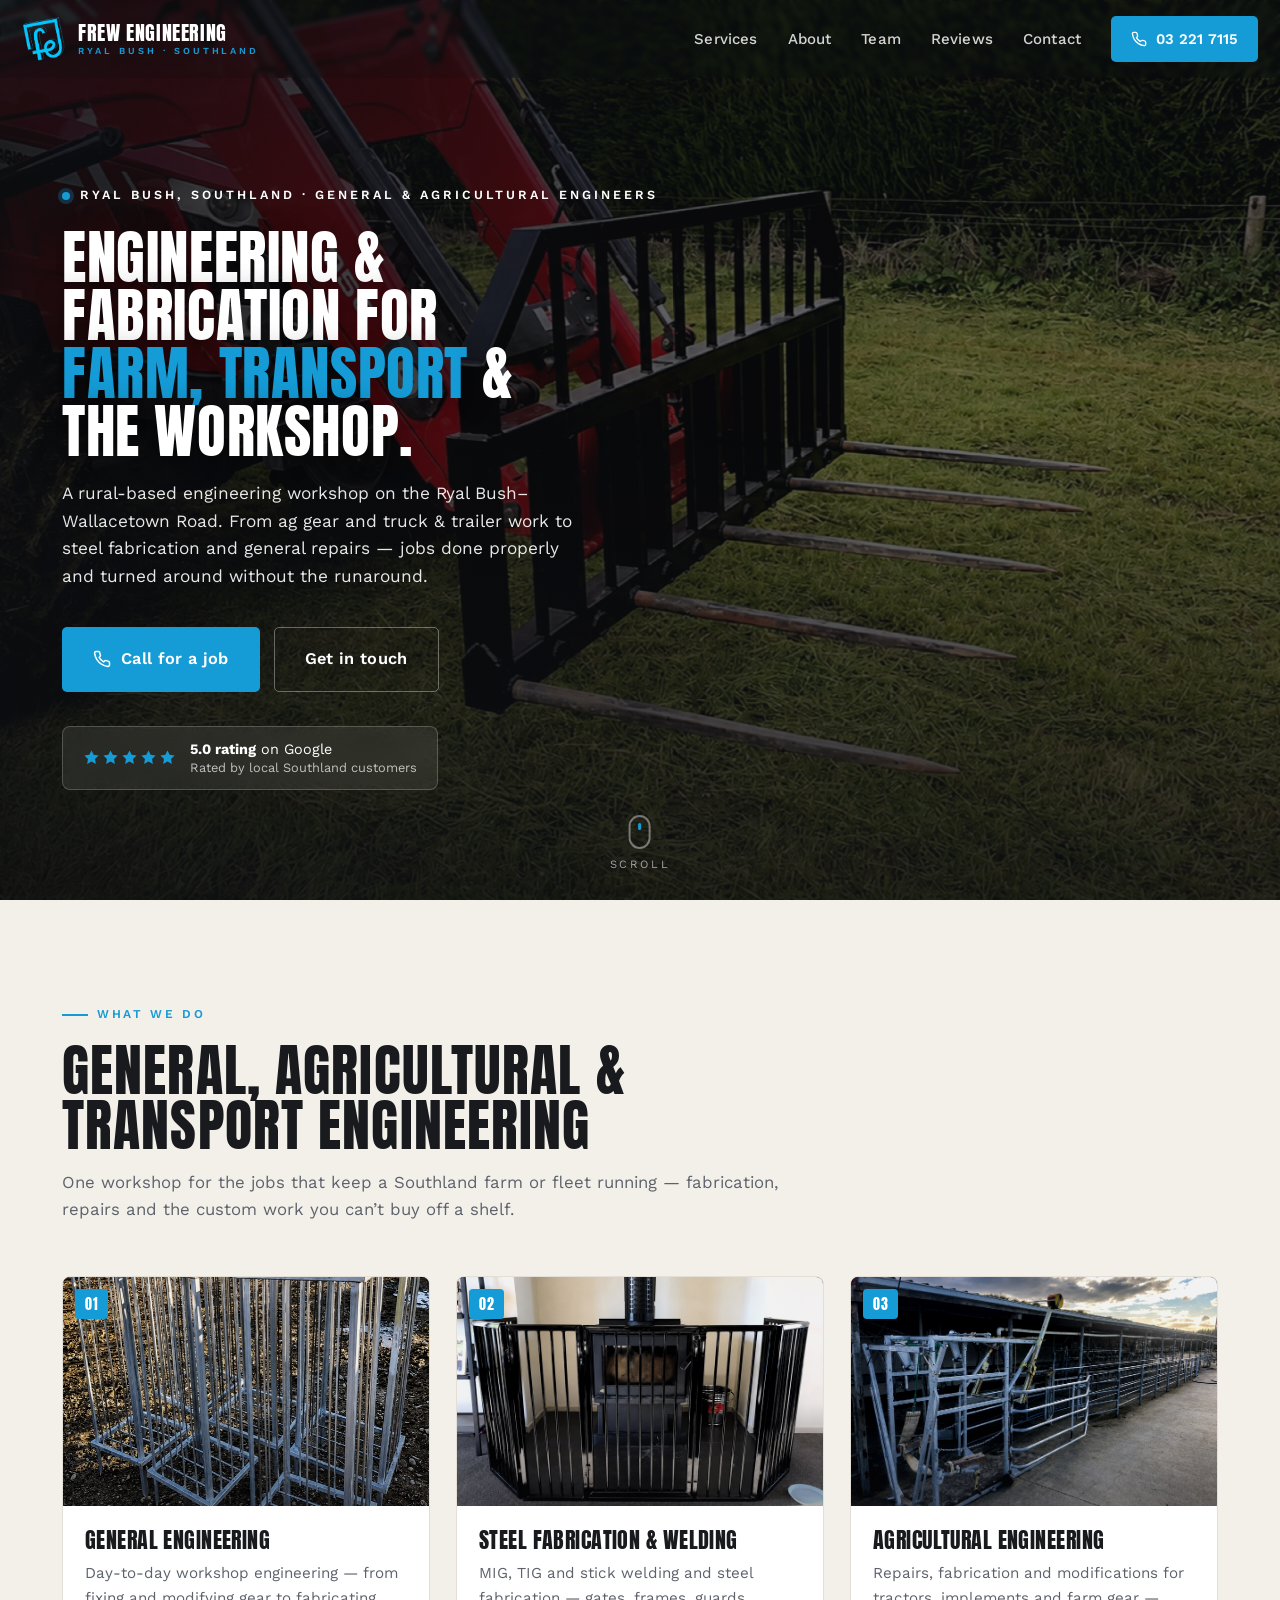
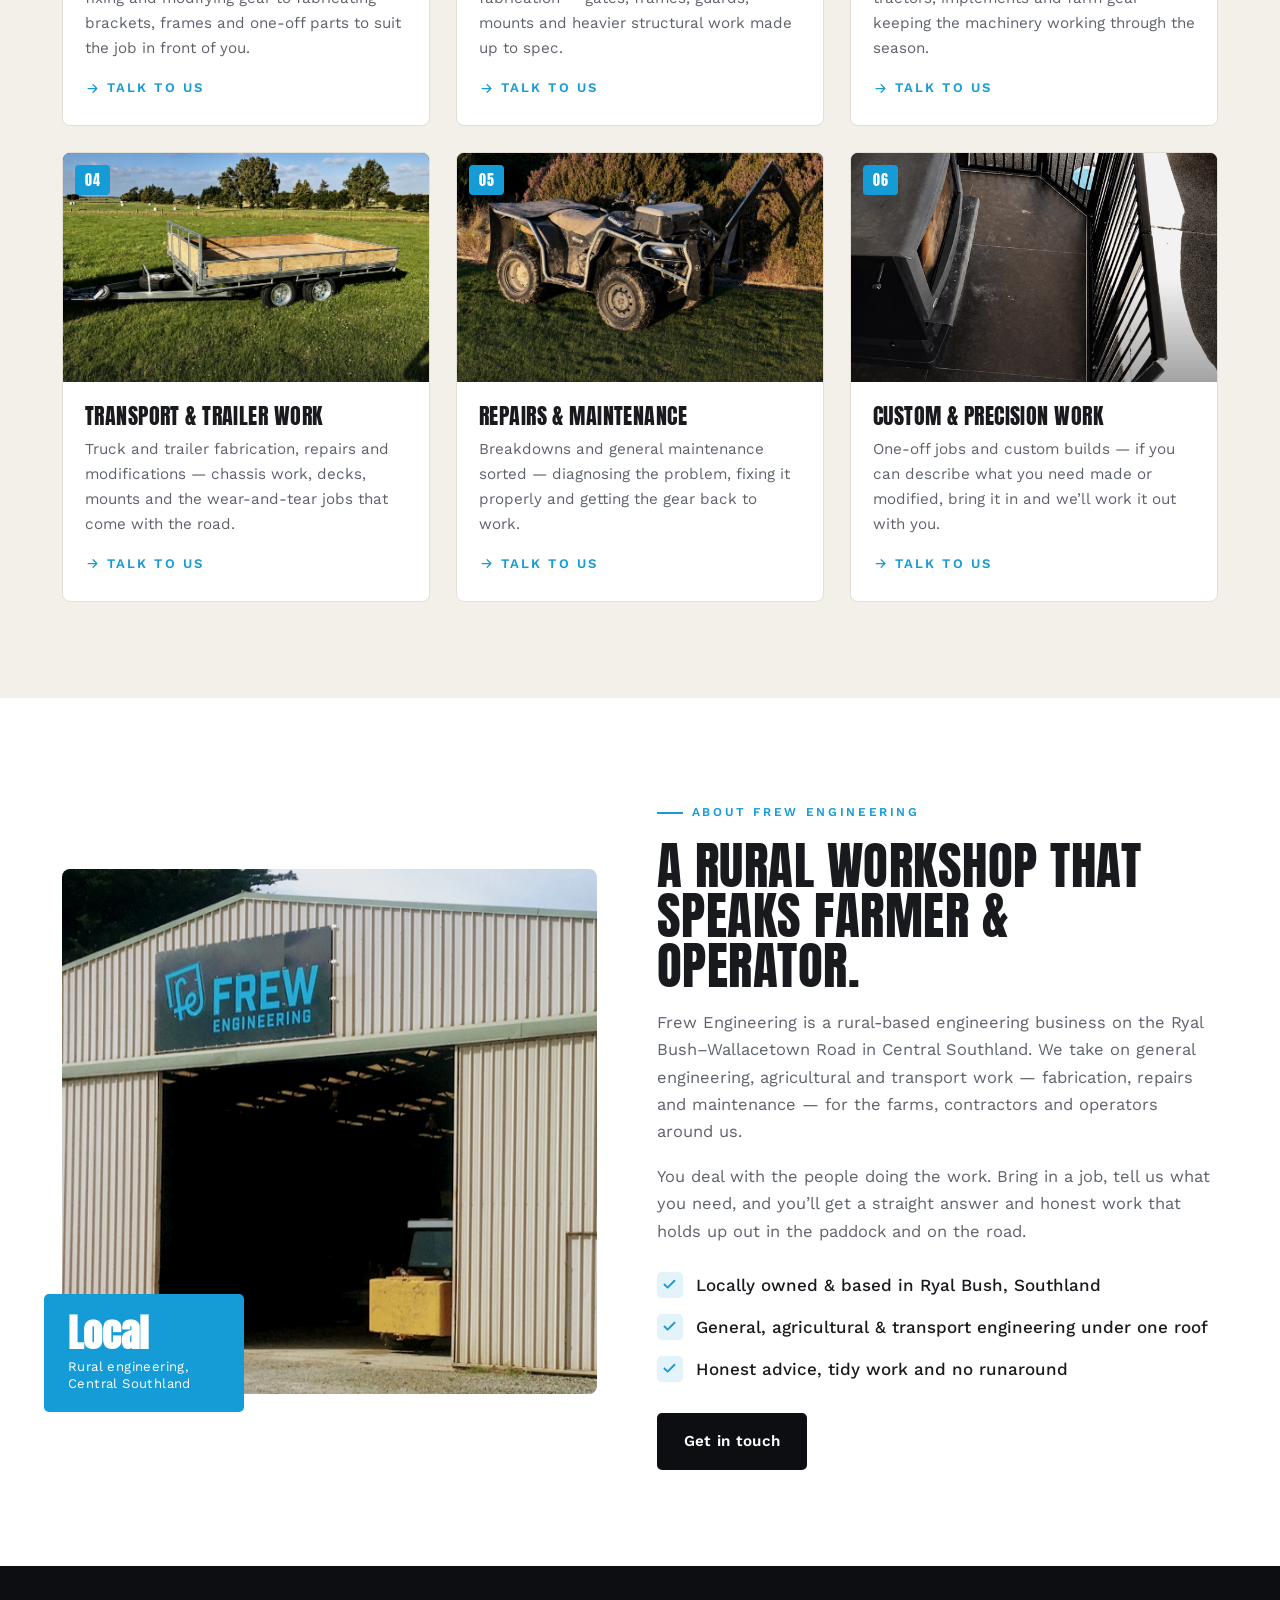
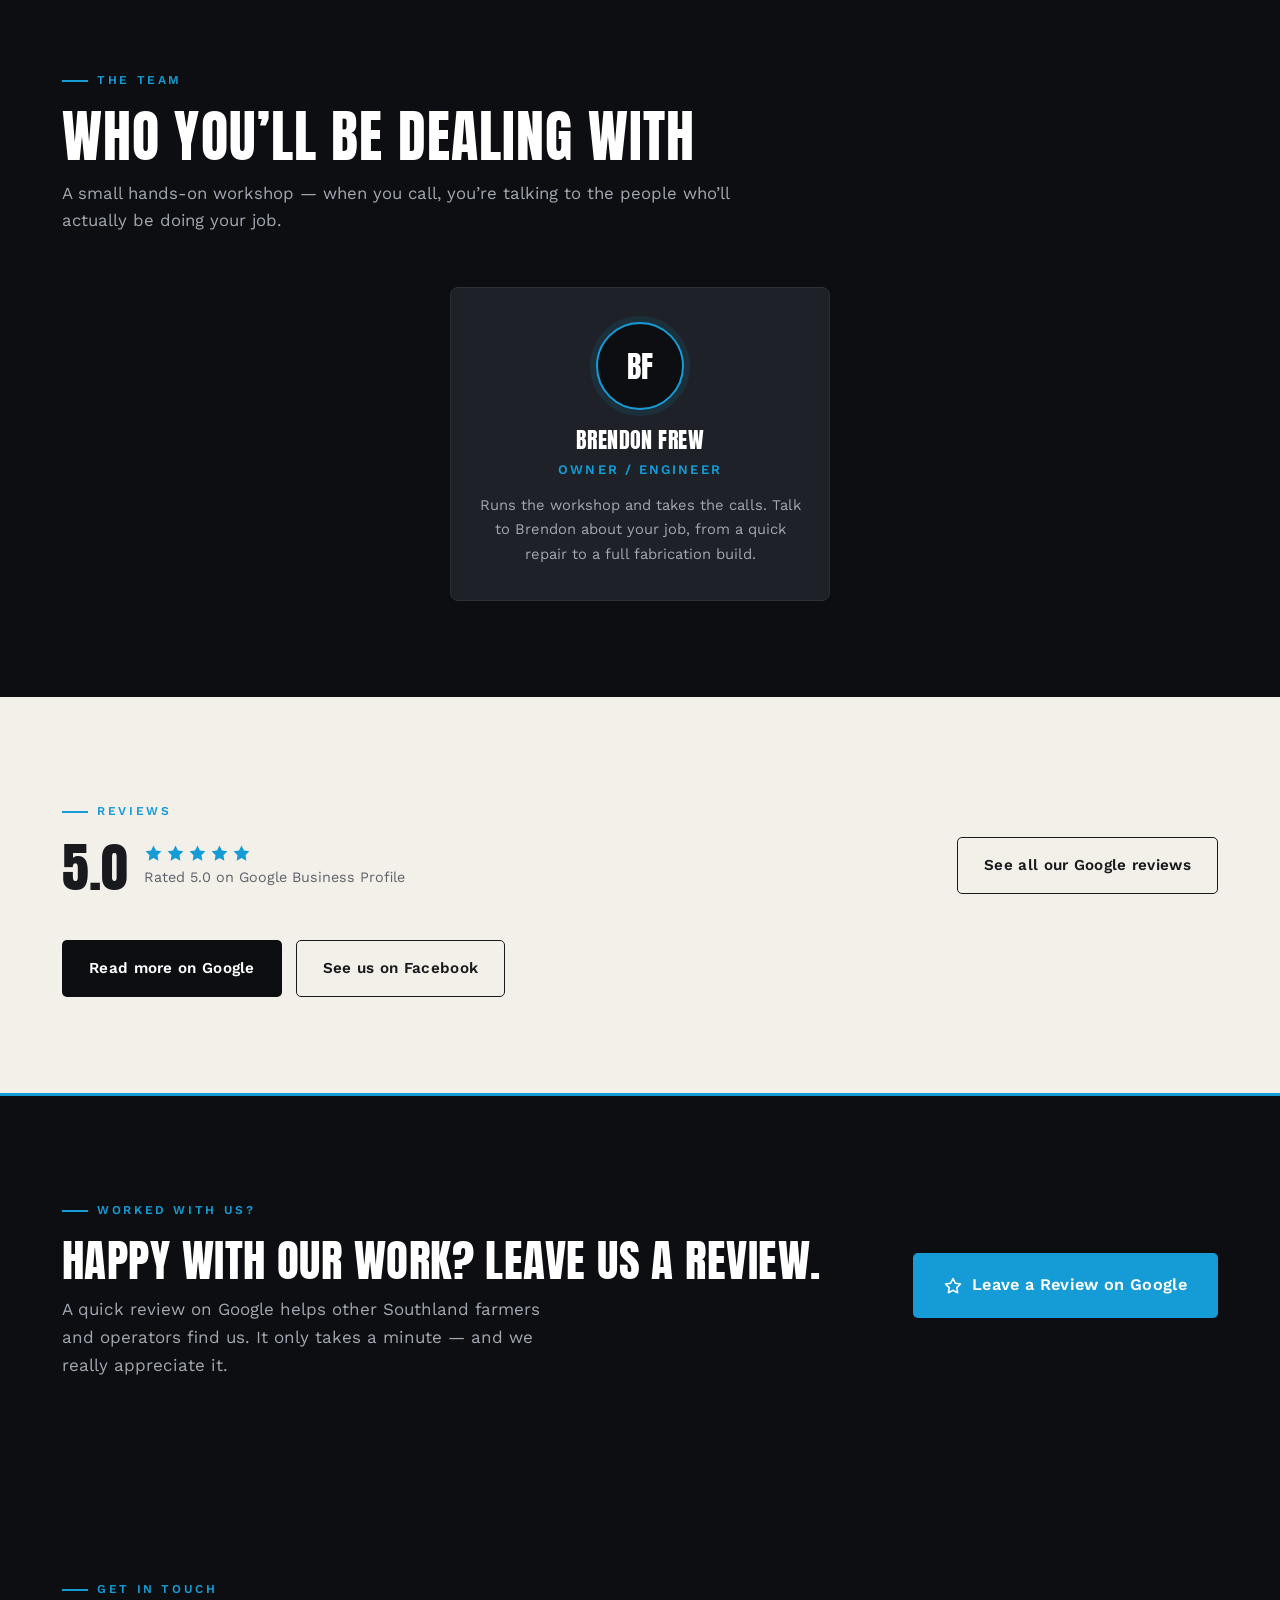
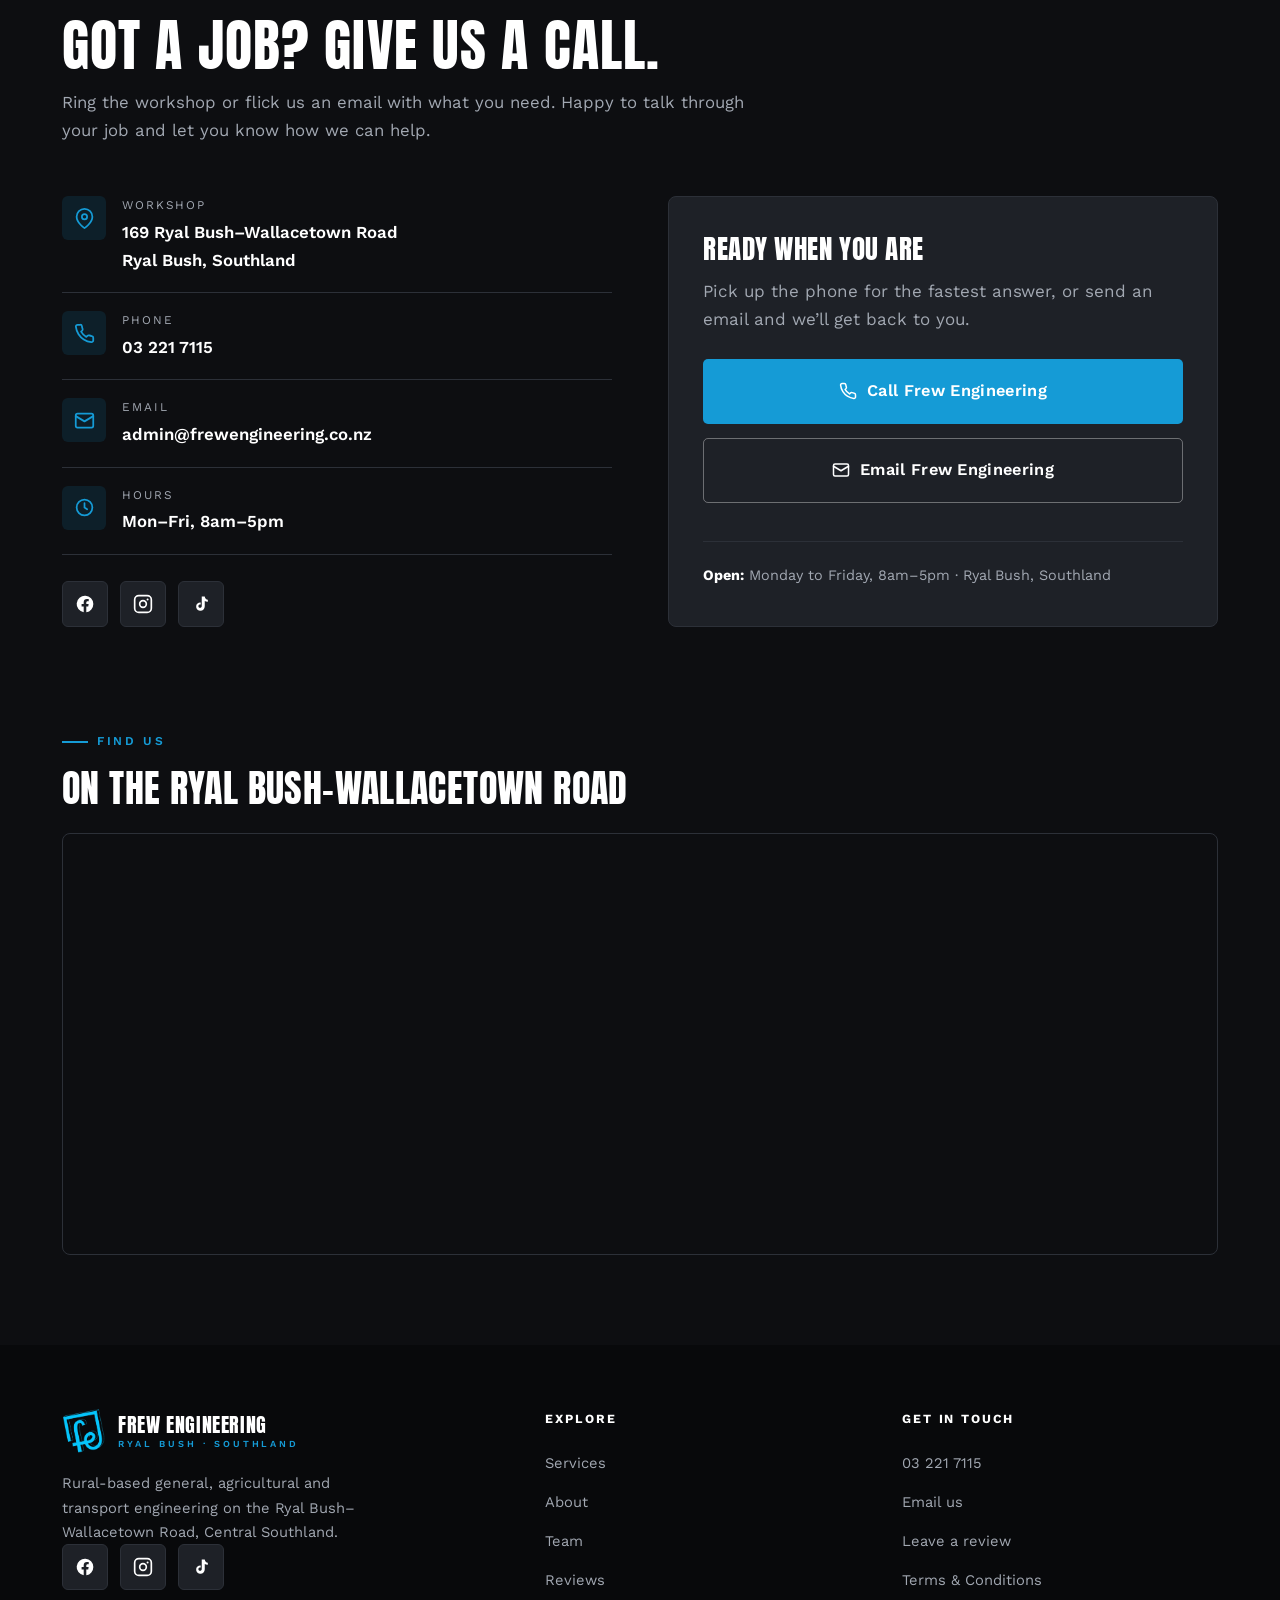
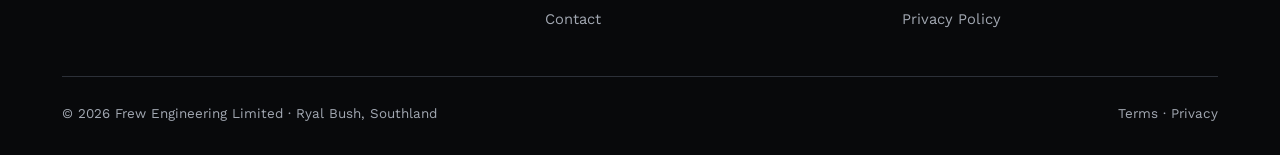
<file: index.html>
<!DOCTYPE html>
<html lang="en-NZ">
<head>
<meta charset="UTF-8">
<meta name="viewport" content="width=device-width, initial-scale=1">
<title>Frew Engineering Limited | General &amp; Agricultural Engineering, Ryal Bush</title>
<meta name="description" content="Frew Engineering Limited — rural-based general, agricultural and transport engineering at Ryal Bush, Southland. Welding, steel fabrication, repairs and maintenance. Call Brendon on 03 221 7115.">
<meta name="theme-color" content="#0d0e11">
<link rel="icon" href="favicon.svg" type="image/svg+xml">
<!-- Open Graph -->
<meta property="og:type" content="website">
<meta property="og:title" content="Frew Engineering Limited | Engineering &amp; Fabrication, Ryal Bush">
<meta property="og:description" content="Rural-based general, agricultural and transport engineering in Central Southland. Welding, fabrication, repairs and maintenance.">
<meta property="og:image" content="img/hero-1.jpg">
<link rel="preconnect" href="https://fonts.googleapis.com">
<link rel="preconnect" href="https://fonts.gstatic.com" crossorigin>
<link href="https://fonts.googleapis.com/css2?family=Anton&family=Work+Sans:wght@400;500;600;700&display=swap" rel="stylesheet">
<link rel="stylesheet" href="styles.css">
</head>
<body>

<!-- INTRO -->
<div id="intro">
  <div class="intro-mark">
    <img class="intro-logo" src="img/logo.png" alt="Frew Engineering logo">
    <div class="m"><span>FREW ENGINEERING</span></div>
    <div class="bar"></div>
    <div class="sub">Ryal Bush &middot; Southland</div>
  </div>
</div>

<!-- NAV -->
<header class="nav" id="nav">
  <a href="#top" class="brand" aria-label="Frew Engineering Limited home">
    <img class="brand-logo" src="img/logo.png" alt="Frew Engineering logo">
    <span class="brand-name">Frew Engineering<small>Ryal Bush &middot; Southland</small></span>
  </a>
  <nav class="nav-links" id="navlinks" aria-label="Primary">
    <a href="#services" class="link">Services</a>
    <a href="#about" class="link">About</a>
    <a href="#crew" class="link">Team</a>
    <a href="#reviews" class="link">Reviews</a>
    <a href="#contact" class="link">Contact</a>
    <a href="tel:+6432217115" class="nav-cta">
      <svg viewBox="0 0 24 24" fill="none" stroke="currentColor" stroke-width="2" stroke-linecap="round" stroke-linejoin="round"><path d="M22 16.92v3a2 2 0 0 1-2.18 2 19.79 19.79 0 0 1-8.63-3.07 19.5 19.5 0 0 1-6-6 19.79 19.79 0 0 1-3.07-8.67A2 2 0 0 1 4.11 2h3a2 2 0 0 1 2 1.72c.13.98.36 1.94.7 2.86a2 2 0 0 1-.45 2.11L8.09 9.91a16 16 0 0 0 6 6l1.22-1.27a2 2 0 0 1 2.11-.45c.92.34 1.88.57 2.86.7A2 2 0 0 1 22 16.92z"/></svg>
      03 221 7115
    </a>
  </nav>
  <button class="hamburger" id="burger" aria-label="Menu" aria-controls="navlinks" aria-expanded="false">
    <span></span><span></span><span></span>
  </button>
</header>

<main id="top">

<!-- HERO -->
<section class="hero" id="hero">
  <div class="hero-slides">
    <div class="hero-slide active" style="background-image:url('img/hero-1.jpg')"></div>
    <div class="hero-slide" data-bg="img/hero-2.jpg"></div>
    <div class="hero-slide" data-bg="img/hero-3.jpg"></div>
  </div>
  <div class="hero-overlay"></div>
  <div class="hero-inner">
    <span class="hero-eyebrow"><span class="dot"></span>Ryal Bush, Southland &middot; General &amp; Agricultural Engineers</span>
    <h1>Engineering &amp; fabrication for <span class="accent">farm, transport</span> &amp; the workshop.</h1>
    <p class="hero-sub">A rural-based engineering workshop on the Ryal Bush&ndash;Wallacetown Road. From ag gear and truck &amp; trailer work to steel fabrication and general repairs &mdash; jobs done properly and turned around without the runaround.</p>
    <div class="hero-cta">
      <a href="tel:+6432217115" class="btn btn--primary btn--lg">
        <svg viewBox="0 0 24 24" fill="none" stroke="currentColor" stroke-width="2" stroke-linecap="round" stroke-linejoin="round"><path d="M22 16.92v3a2 2 0 0 1-2.18 2 19.79 19.79 0 0 1-8.63-3.07 19.5 19.5 0 0 1-6-6 19.79 19.79 0 0 1-3.07-8.67A2 2 0 0 1 4.11 2h3a2 2 0 0 1 2 1.72c.13.98.36 1.94.7 2.86a2 2 0 0 1-.45 2.11L8.09 9.91a16 16 0 0 0 6 6l1.22-1.27a2 2 0 0 1 2.11-.45c.92.34 1.88.57 2.86.7A2 2 0 0 1 22 16.92z"/></svg>
        Call for a job
      </a>
      <a href="#contact" class="btn btn--ghost btn--lg">Get in touch</a>
    </div>
    <div class="hero-badge">
      <span class="stars" aria-hidden="true">
        <svg viewBox="0 0 24 24" fill="currentColor"><path d="M12 2l3.09 6.26L22 9.27l-5 4.87 1.18 6.88L12 17.77l-6.18 3.25L7 14.14l-5-4.87 6.91-1.01L12 2z"/></svg>
        <svg viewBox="0 0 24 24" fill="currentColor"><path d="M12 2l3.09 6.26L22 9.27l-5 4.87 1.18 6.88L12 17.77l-6.18 3.25L7 14.14l-5-4.87 6.91-1.01L12 2z"/></svg>
        <svg viewBox="0 0 24 24" fill="currentColor"><path d="M12 2l3.09 6.26L22 9.27l-5 4.87 1.18 6.88L12 17.77l-6.18 3.25L7 14.14l-5-4.87 6.91-1.01L12 2z"/></svg>
        <svg viewBox="0 0 24 24" fill="currentColor"><path d="M12 2l3.09 6.26L22 9.27l-5 4.87 1.18 6.88L12 17.77l-6.18 3.25L7 14.14l-5-4.87 6.91-1.01L12 2z"/></svg>
        <svg viewBox="0 0 24 24" fill="currentColor"><path d="M12 2l3.09 6.26L22 9.27l-5 4.87 1.18 6.88L12 17.77l-6.18 3.25L7 14.14l-5-4.87 6.91-1.01L12 2z"/></svg>
      </span>
      <span class="txt"><b>5.0 rating</b> on Google<span>Rated by local Southland customers</span></span>
    </div>
  </div>
  <div class="scroll-hint" aria-hidden="true"><span class="mouse"></span>Scroll</div>
</section>

<!-- SERVICES -->
<section class="section section--bone" id="services">
  <div class="wrap">
    <div class="section-head reveal">
      <span class="eyebrow">What we do</span>
      <h2>General, agricultural &amp; transport engineering</h2>
      <p>One workshop for the jobs that keep a Southland farm or fleet running &mdash; fabrication, repairs and the custom work you can&rsquo;t buy off a shelf.</p>
    </div>
    <div class="svc-grid">

      <article class="svc-card reveal">
        <div class="svc-media"><span class="svc-num">01</span><img src="img/svc-general.jpg" alt="Workshop tools and general engineering equipment" loading="lazy" width="640" height="400"></div>
        <div class="svc-body">
          <h3>General Engineering</h3>
          <p>Day-to-day workshop engineering &mdash; from fixing and modifying gear to fabricating brackets, frames and one-off parts to suit the job in front of you.</p>
          <span class="svc-tag"><svg viewBox="0 0 24 24" fill="none" stroke="currentColor" stroke-width="2" stroke-linecap="round" stroke-linejoin="round"><path d="M5 12h14M13 6l6 6-6 6"/></svg>Talk to us</span>
        </div>
      </article>

      <article class="svc-card reveal">
        <div class="svc-media"><span class="svc-num">02</span><img src="img/svc-fab.jpg" alt="Fabricated steel components in the workshop" loading="lazy" width="640" height="400"></div>
        <div class="svc-body">
          <h3>Steel Fabrication &amp; Welding</h3>
          <p>MIG, TIG and stick welding and steel fabrication &mdash; gates, frames, guards, mounts and heavier structural work made up to spec.</p>
          <span class="svc-tag"><svg viewBox="0 0 24 24" fill="none" stroke="currentColor" stroke-width="2" stroke-linecap="round" stroke-linejoin="round"><path d="M5 12h14M13 6l6 6-6 6"/></svg>Talk to us</span>
        </div>
      </article>

      <article class="svc-card reveal">
        <div class="svc-media"><span class="svc-num">03</span><img src="img/svc-agri2.jpg" alt="Tractor working a Southland paddock" loading="lazy" width="640" height="400"></div>
        <div class="svc-body">
          <h3>Agricultural Engineering</h3>
          <p>Repairs, fabrication and modifications for tractors, implements and farm gear &mdash; keeping the machinery working through the season.</p>
          <span class="svc-tag"><svg viewBox="0 0 24 24" fill="none" stroke="currentColor" stroke-width="2" stroke-linecap="round" stroke-linejoin="round"><path d="M5 12h14M13 6l6 6-6 6"/></svg>Talk to us</span>
        </div>
      </article>

      <article class="svc-card reveal">
        <div class="svc-media"><span class="svc-num">04</span><img src="img/svc-transport2.jpg" alt="Welding work on a vehicle chassis" loading="lazy" width="640" height="400"></div>
        <div class="svc-body">
          <h3>Transport &amp; Trailer Work</h3>
          <p>Truck and trailer fabrication, repairs and modifications &mdash; chassis work, decks, mounts and the wear-and-tear jobs that come with the road.</p>
          <span class="svc-tag"><svg viewBox="0 0 24 24" fill="none" stroke="currentColor" stroke-width="2" stroke-linecap="round" stroke-linejoin="round"><path d="M5 12h14M13 6l6 6-6 6"/></svg>Talk to us</span>
        </div>
      </article>

      <article class="svc-card reveal">
        <div class="svc-media"><span class="svc-num">05</span><img src="img/svc-repair2.jpg" alt="Close-up of machinery being serviced" loading="lazy" width="640" height="400"></div>
        <div class="svc-body">
          <h3>Repairs &amp; Maintenance</h3>
          <p>Breakdowns and general maintenance sorted &mdash; diagnosing the problem, fixing it properly and getting the gear back to work.</p>
          <span class="svc-tag"><svg viewBox="0 0 24 24" fill="none" stroke="currentColor" stroke-width="2" stroke-linecap="round" stroke-linejoin="round"><path d="M5 12h14M13 6l6 6-6 6"/></svg>Talk to us</span>
        </div>
      </article>

      <article class="svc-card reveal">
        <div class="svc-media"><span class="svc-num">06</span><img src="img/svc-machining.jpg" alt="Precision engineered metal component" loading="lazy" width="640" height="400"></div>
        <div class="svc-body">
          <h3>Custom &amp; Precision Work</h3>
          <p>One-off jobs and custom builds &mdash; if you can describe what you need made or modified, bring it in and we&rsquo;ll work it out with you.</p>
          <span class="svc-tag"><svg viewBox="0 0 24 24" fill="none" stroke="currentColor" stroke-width="2" stroke-linecap="round" stroke-linejoin="round"><path d="M5 12h14M13 6l6 6-6 6"/></svg>Talk to us</span>
        </div>
      </article>

    </div>
  </div>
</section>

<!-- ABOUT -->
<section class="section section--paper" id="about">
  <div class="wrap">
    <div class="about-grid">
      <div class="about-media reveal">
        <img src="img/about-img.jpg" alt="Engineered metalwork in the Frew Engineering workshop" loading="lazy" width="700" height="525">
        <div class="tag"><b>Local</b><span>Rural engineering, Central Southland</span></div>
      </div>
      <div class="about-copy reveal">
        <span class="eyebrow">About Frew Engineering</span>
        <h2>A rural workshop that speaks farmer &amp; operator.</h2>
        <p>Frew Engineering is a rural-based engineering business on the Ryal Bush&ndash;Wallacetown Road in Central Southland. We take on general engineering, agricultural and transport work &mdash; fabrication, repairs and maintenance &mdash; for the farms, contractors and operators around us.</p>
        <p>You deal with the people doing the work. Bring in a job, tell us what you need, and you&rsquo;ll get a straight answer and honest work that holds up out in the paddock and on the road.</p>
        <ul class="checklist">
          <li><span class="check-ic"><svg viewBox="0 0 24 24" fill="none" stroke="currentColor" stroke-width="3" stroke-linecap="round" stroke-linejoin="round"><path d="M20 6L9 17l-5-5"/></svg></span>Locally owned &amp; based in Ryal Bush, Southland</li>
          <li><span class="check-ic"><svg viewBox="0 0 24 24" fill="none" stroke="currentColor" stroke-width="3" stroke-linecap="round" stroke-linejoin="round"><path d="M20 6L9 17l-5-5"/></svg></span>General, agricultural &amp; transport engineering under one roof</li>
          <li><span class="check-ic"><svg viewBox="0 0 24 24" fill="none" stroke="currentColor" stroke-width="3" stroke-linecap="round" stroke-linejoin="round"><path d="M20 6L9 17l-5-5"/></svg></span>Honest advice, tidy work and no runaround</li>
        </ul>
        <div style="margin-top:30px"><a href="#contact" class="btn btn--dark">Get in touch</a></div>
      </div>
    </div>
  </div>
</section>

<!-- CREW -->
<section class="section section--dark" id="crew">
  <div class="wrap">
    <div class="section-head reveal">
      <span class="eyebrow">The team</span>
      <h2>Who you&rsquo;ll be dealing with</h2>
      <p>A small hands-on workshop &mdash; when you call, you&rsquo;re talking to the people who&rsquo;ll actually be doing your job.</p>
    </div>
    <div class="crew-grid" style="grid-template-columns:minmax(0,380px);justify-content:center">
      <article class="crew-card reveal">
        <div class="avatar">BF</div>
        <h3>Brendon Frew</h3>
        <div class="crew-role">Owner / Engineer</div>
        <p>Runs the workshop and takes the calls. Talk to Brendon about your job, from a quick repair to a full fabrication build.</p>
      </article>
    </div>
  </div>
</section>

<!-- REVIEWS -->
<section class="section section--bone" id="reviews">
  <div class="wrap">
    <div class="rev-top reveal">
      <div>
        <span class="eyebrow">Reviews</span>
        <div class="rev-score">
          <span class="big">5.0</span>
          <div>
            <span class="stars" aria-label="5 out of 5 stars">
              <svg viewBox="0 0 24 24" fill="currentColor"><path d="M12 2l3.09 6.26L22 9.27l-5 4.87 1.18 6.88L12 17.77l-6.18 3.25L7 14.14l-5-4.87 6.91-1.01L12 2z"/></svg>
              <svg viewBox="0 0 24 24" fill="currentColor"><path d="M12 2l3.09 6.26L22 9.27l-5 4.87 1.18 6.88L12 17.77l-6.18 3.25L7 14.14l-5-4.87 6.91-1.01L12 2z"/></svg>
              <svg viewBox="0 0 24 24" fill="currentColor"><path d="M12 2l3.09 6.26L22 9.27l-5 4.87 1.18 6.88L12 17.77l-6.18 3.25L7 14.14l-5-4.87 6.91-1.01L12 2z"/></svg>
              <svg viewBox="0 0 24 24" fill="currentColor"><path d="M12 2l3.09 6.26L22 9.27l-5 4.87 1.18 6.88L12 17.77l-6.18 3.25L7 14.14l-5-4.87 6.91-1.01L12 2z"/></svg>
              <svg viewBox="0 0 24 24" fill="currentColor"><path d="M12 2l3.09 6.26L22 9.27l-5 4.87 1.18 6.88L12 17.77l-6.18 3.25L7 14.14l-5-4.87 6.91-1.01L12 2z"/></svg>
            </span>
            <div class="sub">Rated 5.0 on Google Business Profile</div>
          </div>
        </div>
      </div>
      <a href="https://www.google.com/search?q=Frew+Engineering+Limited+Ryal+Bush+Southland+reviews" target="_blank" rel="noopener" class="btn btn--outline">
        See all our Google reviews
      </a>
    </div>

    <div class="rev-actions">
      <a href="https://www.google.com/maps/search/?api=1&amp;query=Frew%20Engineering%20Limited%20Ryal%20Bush%20Southland" target="_blank" rel="noopener" class="btn btn--dark">Read more on Google</a>
      <a href="https://www.facebook.com/p/Frew-Engineering-100063772833981/" target="_blank" rel="noopener" class="btn btn--outline">See us on Facebook</a>
    </div>
  </div>
</section>

<!-- REVIEW BANNER -->
<section class="section rbanner" id="leave-review">
  <div class="wrap">
    <div class="rbanner-inner reveal">
      <div>
        <span class="eyebrow">Worked with us?</span>
        <h2>Happy with our work? Leave us a review.</h2>
        <p>A quick review on Google helps other Southland farmers and operators find us. It only takes a minute &mdash; and we really appreciate it.</p>
      </div>
      <a href="https://www.google.com/maps/search/?api=1&amp;query=Frew%20Engineering%20Limited%20Ryal%20Bush%20Southland" target="_blank" rel="noopener" class="btn btn--primary btn--lg">
        <svg viewBox="0 0 24 24" fill="none" stroke="currentColor" stroke-width="2" stroke-linecap="round" stroke-linejoin="round"><path d="M12 2l3.09 6.26L22 9.27l-5 4.87 1.18 6.88L12 17.77l-6.18 3.25L7 14.14l-5-4.87 6.91-1.01L12 2z"/></svg>
        Leave a Review on Google
      </a>
    </div>
  </div>
</section>

<!-- CONTACT -->
<section class="section section--dark" id="contact">
  <div class="wrap">
    <div class="section-head reveal">
      <span class="eyebrow">Get in touch</span>
      <h2>Got a job? Give us a call.</h2>
      <p>Ring the workshop or flick us an email with what you need. Happy to talk through your job and let you know how we can help.</p>
    </div>
    <div class="contact-grid">
      <div class="contact-info reveal">
        <div class="info-row">
          <span class="info-ic"><svg viewBox="0 0 24 24" fill="none" stroke="currentColor" stroke-width="2" stroke-linecap="round" stroke-linejoin="round"><path d="M21 10c0 7-9 13-9 13s-9-6-9-13a9 9 0 0 1 18 0z"/><circle cx="12" cy="10" r="3"/></svg></span>
          <div><div class="lbl">Workshop</div><div class="val">169 Ryal Bush&ndash;Wallacetown Road<br>Ryal Bush, Southland</div></div>
        </div>
        <div class="info-row">
          <span class="info-ic"><svg viewBox="0 0 24 24" fill="none" stroke="currentColor" stroke-width="2" stroke-linecap="round" stroke-linejoin="round"><path d="M22 16.92v3a2 2 0 0 1-2.18 2 19.79 19.79 0 0 1-8.63-3.07 19.5 19.5 0 0 1-6-6 19.79 19.79 0 0 1-3.07-8.67A2 2 0 0 1 4.11 2h3a2 2 0 0 1 2 1.72c.13.98.36 1.94.7 2.86a2 2 0 0 1-.45 2.11L8.09 9.91a16 16 0 0 0 6 6l1.22-1.27a2 2 0 0 1 2.11-.45c.92.34 1.88.57 2.86.7A2 2 0 0 1 22 16.92z"/></svg></span>
          <div><div class="lbl">Phone</div><div class="val"><a href="tel:+6432217115">03 221 7115</a></div></div>
        </div>
        <div class="info-row">
          <span class="info-ic"><svg viewBox="0 0 24 24" fill="none" stroke="currentColor" stroke-width="2" stroke-linecap="round" stroke-linejoin="round"><rect x="2" y="4" width="20" height="16" rx="2"/><path d="M22 7l-10 6L2 7"/></svg></span>
          <div><div class="lbl">Email</div><div class="val"><span data-email data-user="admin" data-domain="frewengineering.co.nz">admin&#64;frewengineering.co.nz</span></div></div>
        </div>
        <div class="info-row">
          <span class="info-ic"><svg viewBox="0 0 24 24" fill="none" stroke="currentColor" stroke-width="2" stroke-linecap="round" stroke-linejoin="round"><circle cx="12" cy="12" r="9"/><path d="M12 7v5l3 2"/></svg></span>
          <div><div class="lbl">Hours</div><div class="val">Mon&ndash;Fri, 8am&ndash;5pm</div></div>
        </div>
        <div class="socials">
          <a class="soc" href="https://www.facebook.com/p/Frew-Engineering-100063772833981/" target="_blank" rel="noopener" aria-label="Frew Engineering on Facebook">
            <svg viewBox="0 0 24 24" fill="currentColor"><path d="M22 12a10 10 0 1 0-11.56 9.88v-6.99H7.9V12h2.54V9.8c0-2.5 1.49-3.89 3.78-3.89 1.09 0 2.24.2 2.24.2v2.46h-1.26c-1.24 0-1.63.77-1.63 1.56V12h2.78l-.44 2.89h-2.34v6.99A10 10 0 0 0 22 12z"/></svg>
          </a>
          <a class="soc" href="https://www.instagram.com/explore/search/keyword/?q=Frew%20Engineering" target="_blank" rel="noopener" aria-label="Search Frew Engineering on Instagram">
            <svg viewBox="0 0 24 24" fill="none" stroke="currentColor" stroke-width="2"><rect x="2" y="2" width="20" height="20" rx="5"/><circle cx="12" cy="12" r="4"/><circle cx="17.5" cy="6.5" r="1.2" fill="currentColor" stroke="none"/></svg>
          </a>
          <a class="soc" href="https://www.tiktok.com/search?q=Frew%20Engineering" target="_blank" rel="noopener" aria-label="Search Frew Engineering on TikTok">
            <svg viewBox="0 0 24 24" fill="currentColor"><path d="M16.5 3c.32 2.2 1.6 3.7 3.7 3.94V9.4c-1.3.13-2.5-.2-3.7-.86v6.1c0 3.4-2.6 5.8-5.9 5.36-2.8-.37-4.7-2.9-4.4-5.7.3-2.6 2.7-4.5 5.4-4.2v2.6c-.4-.1-.8-.13-1.2-.03-1 .24-1.7 1.2-1.5 2.3.16 1 1.1 1.7 2.1 1.6 1.1-.1 1.9-1 1.9-2.2V3h3.1z"/></svg>
          </a>
        </div>
      </div>
      <div class="contact-cta reveal">
        <h3>Ready when you are</h3>
        <p>Pick up the phone for the fastest answer, or send an email and we&rsquo;ll get back to you.</p>
        <a href="tel:+6432217115" class="btn btn--primary btn--lg btn--block">
          <svg viewBox="0 0 24 24" fill="none" stroke="currentColor" stroke-width="2" stroke-linecap="round" stroke-linejoin="round"><path d="M22 16.92v3a2 2 0 0 1-2.18 2 19.79 19.79 0 0 1-8.63-3.07 19.5 19.5 0 0 1-6-6 19.79 19.79 0 0 1-3.07-8.67A2 2 0 0 1 4.11 2h3a2 2 0 0 1 2 1.72c.13.98.36 1.94.7 2.86a2 2 0 0 1-.45 2.11L8.09 9.91a16 16 0 0 0 6 6l1.22-1.27a2 2 0 0 1 2.11-.45c.92.34 1.88.57 2.86.7A2 2 0 0 1 22 16.92z"/></svg>
          Call Frew Engineering
        </a>
        <a href="#" data-gmail data-user="admin" data-domain="frewengineering.co.nz"
           data-su="Engineering%20enquiry%20%E2%80%93%20Frew%20Engineering"
           data-body="Hi%20Brendon%2C%0A%0AI%27d%20like%20to%20enquire%20about%20a%20job.%0A%0AWhat%20I%20need%3A%20%0AWhere%20I%27m%20based%3A%20%0APhone%3A%20%0A%0AThanks"
           class="btn btn--ghost btn--lg btn--block">
          <svg viewBox="0 0 24 24" fill="none" stroke="currentColor" stroke-width="2" stroke-linecap="round" stroke-linejoin="round"><rect x="2" y="4" width="20" height="16" rx="2"/><path d="M22 7l-10 6L2 7"/></svg>
          Email Frew Engineering
        </a>
        <div class="contact-hours"><b>Open:</b> Monday to Friday, 8am&ndash;5pm &middot; Ryal Bush, Southland</div>
      </div>
    </div>
  </div>
</section>

<!-- MAP -->
<section class="map-sec">
  <div class="map-wrap">
    <div class="map-head reveal">
      <span class="eyebrow">Find us</span>
      <h2 style="color:#fff;font-size:clamp(1.6rem,4vw,2.4rem)">On the Ryal Bush&ndash;Wallacetown Road</h2>
    </div>
    <div class="map-frame reveal">
      <iframe
        title="Map showing Frew Engineering Limited, Ryal Bush, Southland"
        src="https://www.google.com/maps?q=169+Ryal+Bush-Wallacetown+Road,+Ryal+Bush,+Southland,+New+Zealand&output=embed"
        loading="lazy" referrerpolicy="no-referrer-when-downgrade" allowfullscreen></iframe>
    </div>
  </div>
</section>

</main>

<!-- FOOTER -->
<footer class="footer">
  <div class="wrap">
    <div class="footer-grid">
      <div>
        <a href="#top" class="brand">
          <img class="brand-logo" src="img/logo.png" alt="Frew Engineering logo">
          <span class="brand-name">Frew Engineering<small>Ryal Bush &middot; Southland</small></span>
        </a>
        <p class="footer-about">Rural-based general, agricultural and transport engineering on the Ryal Bush&ndash;Wallacetown Road, Central Southland.</p>
        <div class="socials">
          <a class="soc" href="https://www.facebook.com/p/Frew-Engineering-100063772833981/" target="_blank" rel="noopener" aria-label="Frew Engineering on Facebook">
            <svg viewBox="0 0 24 24" fill="currentColor"><path d="M22 12a10 10 0 1 0-11.56 9.88v-6.99H7.9V12h2.54V9.8c0-2.5 1.49-3.89 3.78-3.89 1.09 0 2.24.2 2.24.2v2.46h-1.26c-1.24 0-1.63.77-1.63 1.56V12h2.78l-.44 2.89h-2.34v6.99A10 10 0 0 0 22 12z"/></svg>
          </a>
          <a class="soc" href="https://www.instagram.com/explore/search/keyword/?q=Frew%20Engineering" target="_blank" rel="noopener" aria-label="Search Frew Engineering on Instagram">
            <svg viewBox="0 0 24 24" fill="none" stroke="currentColor" stroke-width="2"><rect x="2" y="2" width="20" height="20" rx="5"/><circle cx="12" cy="12" r="4"/><circle cx="17.5" cy="6.5" r="1.2" fill="currentColor" stroke="none"/></svg>
          </a>
          <a class="soc" href="https://www.tiktok.com/search?q=Frew%20Engineering" target="_blank" rel="noopener" aria-label="Search Frew Engineering on TikTok">
            <svg viewBox="0 0 24 24" fill="currentColor"><path d="M16.5 3c.32 2.2 1.6 3.7 3.7 3.94V9.4c-1.3.13-2.5-.2-3.7-.86v6.1c0 3.4-2.6 5.8-5.9 5.36-2.8-.37-4.7-2.9-4.4-5.7.3-2.6 2.7-4.5 5.4-4.2v2.6c-.4-.1-.8-.13-1.2-.03-1 .24-1.7 1.2-1.5 2.3.16 1 1.1 1.7 2.1 1.6 1.1-.1 1.9-1 1.9-2.2V3h3.1z"/></svg>
          </a>
        </div>
      </div>
      <div>
        <h5>Explore</h5>
        <ul class="footer-links">
          <li><a href="#services">Services</a></li>
          <li><a href="#about">About</a></li>
          <li><a href="#crew">Team</a></li>
          <li><a href="#reviews">Reviews</a></li>
          <li><a href="#contact">Contact</a></li>
        </ul>
      </div>
      <div>
        <h5>Get in touch</h5>
        <ul class="footer-links">
          <li><a href="tel:+6432217115">03 221 7115</a></li>
          <li><a href="#" data-gmail data-user="admin" data-domain="frewengineering.co.nz" data-su="Engineering%20enquiry">Email us</a></li>
          <li><a href="https://www.google.com/maps/search/?api=1&amp;query=Frew%20Engineering%20Limited%20Ryal%20Bush%20Southland" target="_blank" rel="noopener">Leave a review</a></li>
          <li><a href="terms.html">Terms &amp; Conditions</a></li>
          <li><a href="privacy.html">Privacy Policy</a></li>
        </ul>
      </div>
    </div>
    <div class="footer-bottom">
      <span>&copy; <span data-year>2026</span> Frew Engineering Limited &middot; Ryal Bush, Southland</span>
      <span><a href="terms.html">Terms</a> &middot; <a href="privacy.html">Privacy</a></span>
    </div>
  </div>
</footer>

<script src="script.js"></script>
</body>
</html>
</file>
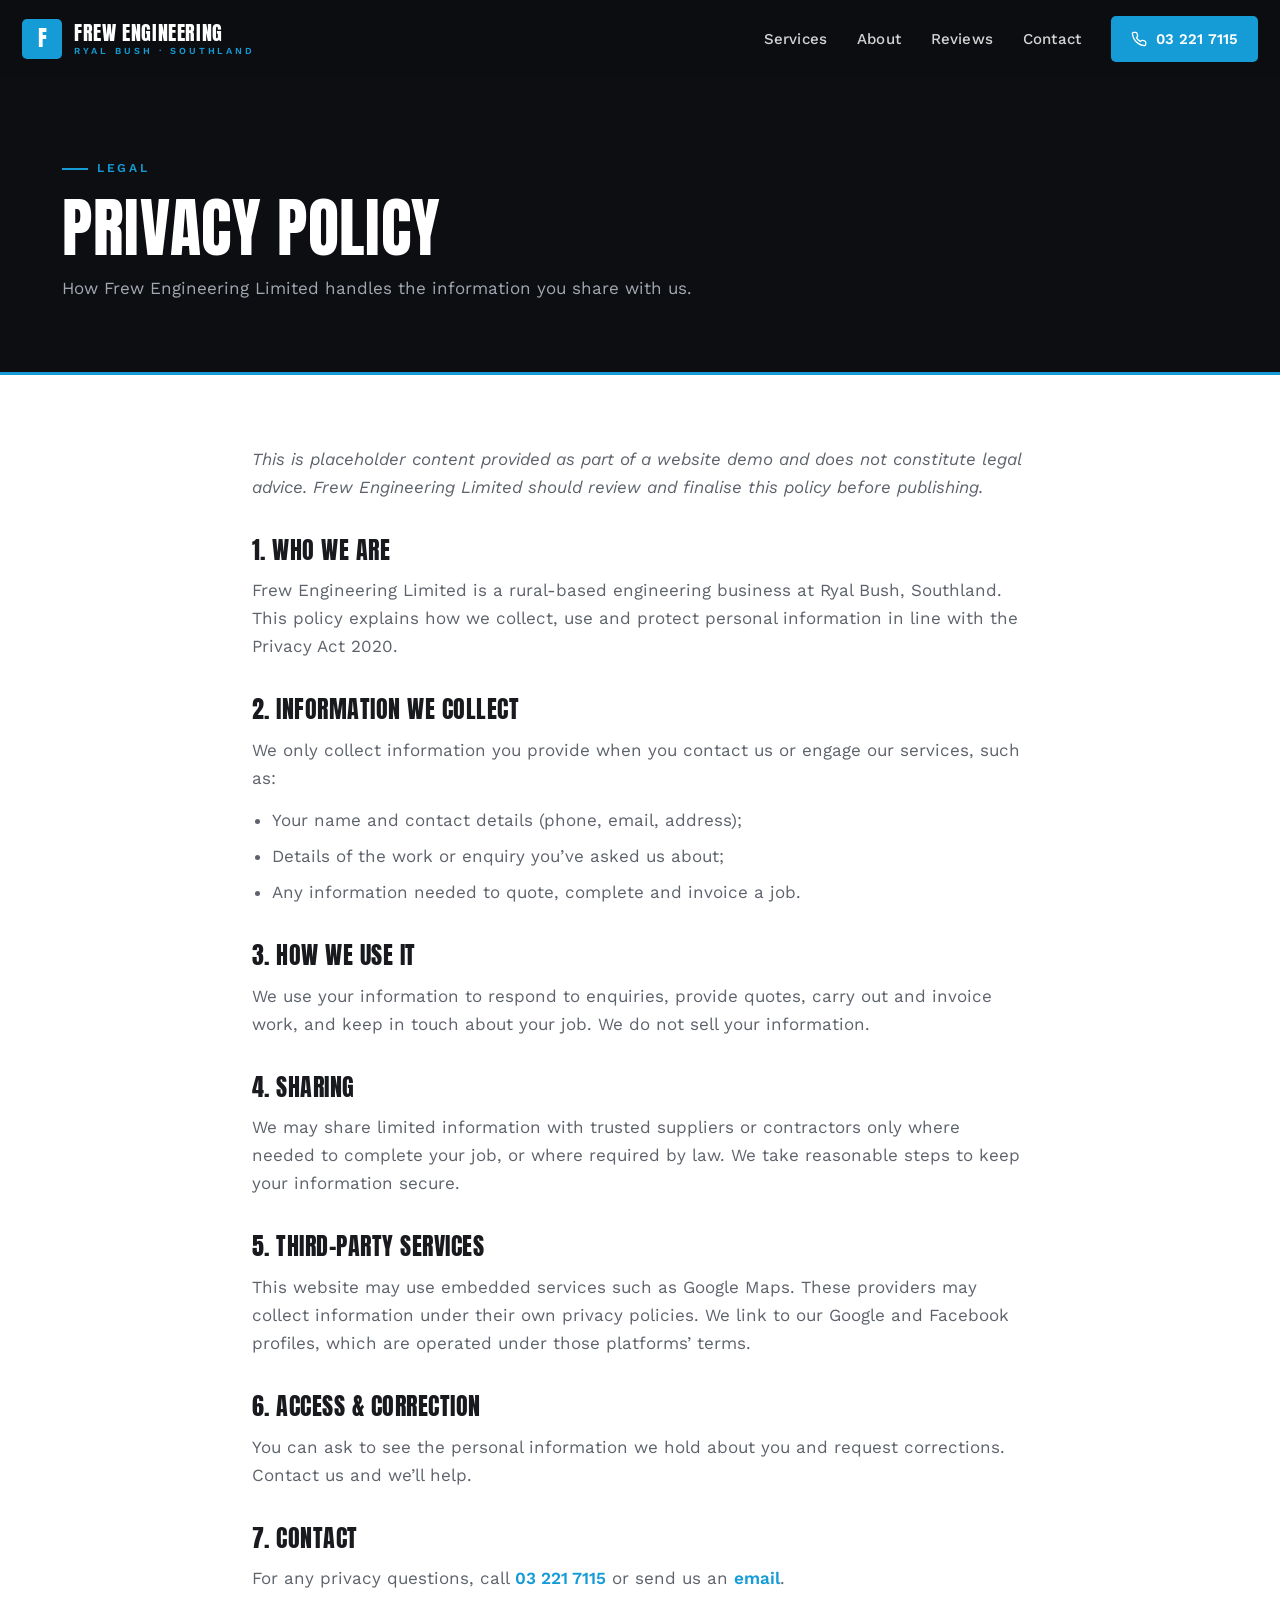
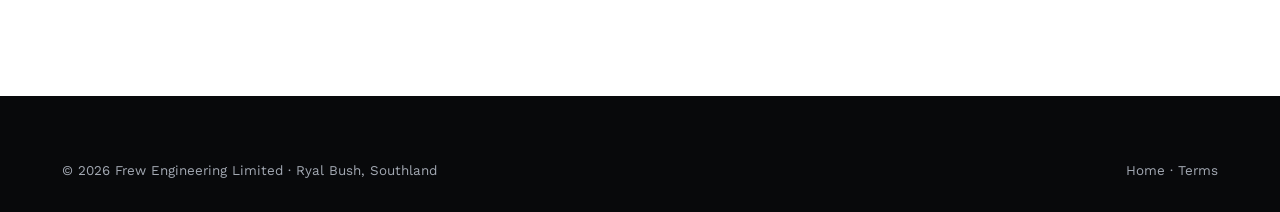
<file: privacy.html>
<!DOCTYPE html>
<html lang="en-NZ">
<head>
<meta charset="UTF-8">
<meta name="viewport" content="width=device-width, initial-scale=1">
<title>Privacy Policy | Frew Engineering Limited</title>
<meta name="description" content="Privacy policy for Frew Engineering Limited, Ryal Bush, Southland.">
<meta name="theme-color" content="#0d0e11">
<link rel="icon" href="favicon.svg" type="image/svg+xml">
<link rel="preconnect" href="https://fonts.googleapis.com">
<link rel="preconnect" href="https://fonts.gstatic.com" crossorigin>
<link href="https://fonts.googleapis.com/css2?family=Anton&family=Work+Sans:wght@400;500;600;700&display=swap" rel="stylesheet">
<link rel="stylesheet" href="styles.css">
</head>
<body>

<header class="nav scrolled" id="nav">
  <a href="index.html" class="brand" aria-label="Frew Engineering Limited home">
    <span class="brand-mark">F</span>
    <span class="brand-name">Frew Engineering<small>Ryal Bush &middot; Southland</small></span>
  </a>
  <nav class="nav-links" id="navlinks" aria-label="Primary">
    <a href="index.html#services" class="link">Services</a>
    <a href="index.html#about" class="link">About</a>
    <a href="index.html#reviews" class="link">Reviews</a>
    <a href="index.html#contact" class="link">Contact</a>
    <a href="tel:+6432217115" class="nav-cta">
      <svg viewBox="0 0 24 24" fill="none" stroke="currentColor" stroke-width="2" stroke-linecap="round" stroke-linejoin="round"><path d="M22 16.92v3a2 2 0 0 1-2.18 2 19.79 19.79 0 0 1-8.63-3.07 19.5 19.5 0 0 1-6-6 19.79 19.79 0 0 1-3.07-8.67A2 2 0 0 1 4.11 2h3a2 2 0 0 1 2 1.72c.13.98.36 1.94.7 2.86a2 2 0 0 1-.45 2.11L8.09 9.91a16 16 0 0 0 6 6l1.22-1.27a2 2 0 0 1 2.11-.45c.92.34 1.88.57 2.86.7A2 2 0 0 1 22 16.92z"/></svg>
      03 221 7115
    </a>
  </nav>
  <button class="hamburger" id="burger" aria-label="Menu" aria-controls="navlinks" aria-expanded="false"><span></span><span></span><span></span></button>
</header>

<section class="subhero">
  <div class="wrap">
    <span class="eyebrow">Legal</span>
    <h1>Privacy Policy</h1>
    <p>How Frew Engineering Limited handles the information you share with us.</p>
  </div>
</section>

<div class="legal">
  <p><em>This is placeholder content provided as part of a website demo and does not constitute legal advice. Frew Engineering Limited should review and finalise this policy before publishing.</em></p>

  <h2>1. Who we are</h2>
  <p>Frew Engineering Limited is a rural-based engineering business at Ryal Bush, Southland. This policy explains how we collect, use and protect personal information in line with the Privacy Act 2020.</p>

  <h2>2. Information we collect</h2>
  <p>We only collect information you provide when you contact us or engage our services, such as:</p>
  <ul>
    <li>Your name and contact details (phone, email, address);</li>
    <li>Details of the work or enquiry you&rsquo;ve asked us about;</li>
    <li>Any information needed to quote, complete and invoice a job.</li>
  </ul>

  <h2>3. How we use it</h2>
  <p>We use your information to respond to enquiries, provide quotes, carry out and invoice work, and keep in touch about your job. We do not sell your information.</p>

  <h2>4. Sharing</h2>
  <p>We may share limited information with trusted suppliers or contractors only where needed to complete your job, or where required by law. We take reasonable steps to keep your information secure.</p>

  <h2>5. Third-party services</h2>
  <p>This website may use embedded services such as Google Maps. These providers may collect information under their own privacy policies. We link to our Google and Facebook profiles, which are operated under those platforms&rsquo; terms.</p>

  <h2>6. Access &amp; correction</h2>
  <p>You can ask to see the personal information we hold about you and request corrections. Contact us and we&rsquo;ll help.</p>

  <h2>7. Contact</h2>
  <p>For any privacy questions, call <a href="tel:+6432217115">03 221 7115</a> or send us an <a href="#" data-gmail data-user="admin" data-domain="frewengineering.co.nz" data-su="Privacy%20enquiry">email</a>.</p>
</div>

<footer class="footer">
  <div class="wrap">
    <div class="footer-bottom" style="border-top:0;padding-top:0">
      <span>&copy; <span data-year>2026</span> Frew Engineering Limited &middot; Ryal Bush, Southland</span>
      <span><a href="index.html">Home</a> &middot; <a href="terms.html">Terms</a></span>
    </div>
  </div>
</footer>

<script src="script.js"></script>
</body>
</html>
</file>
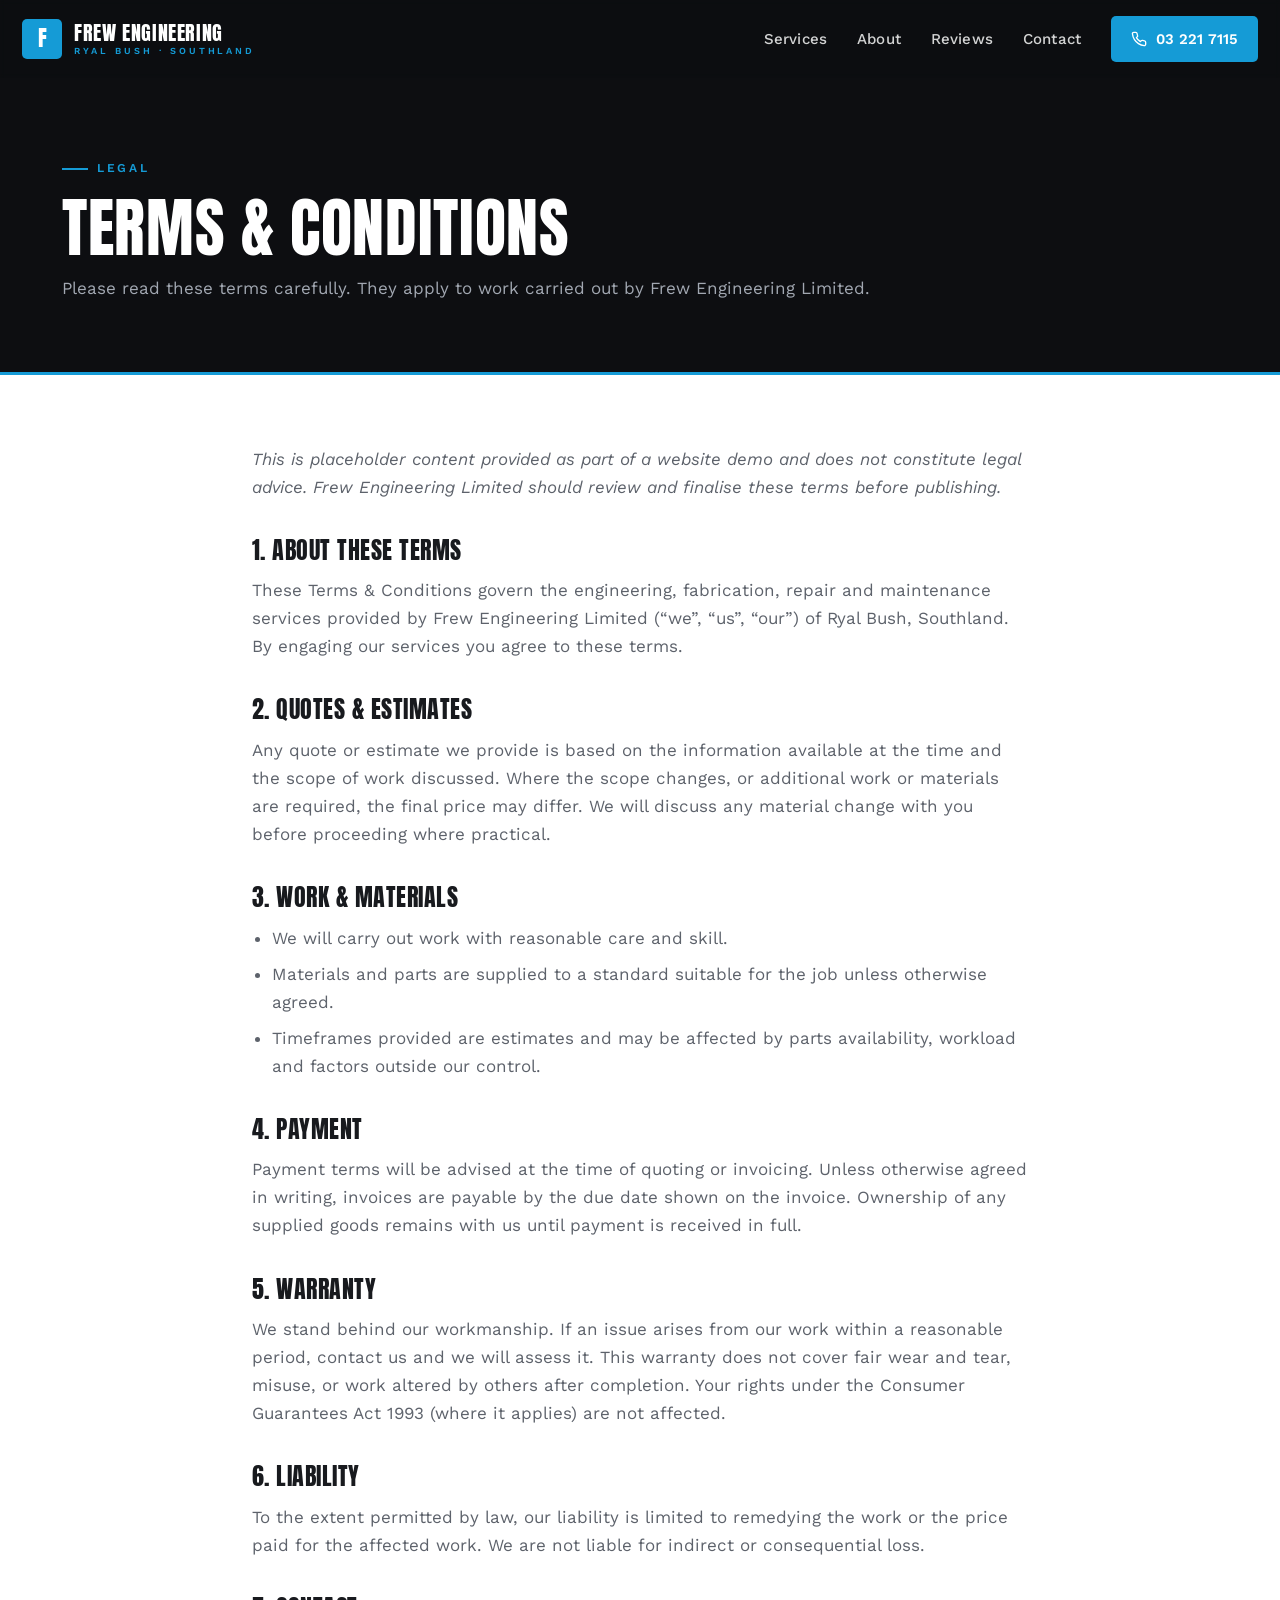
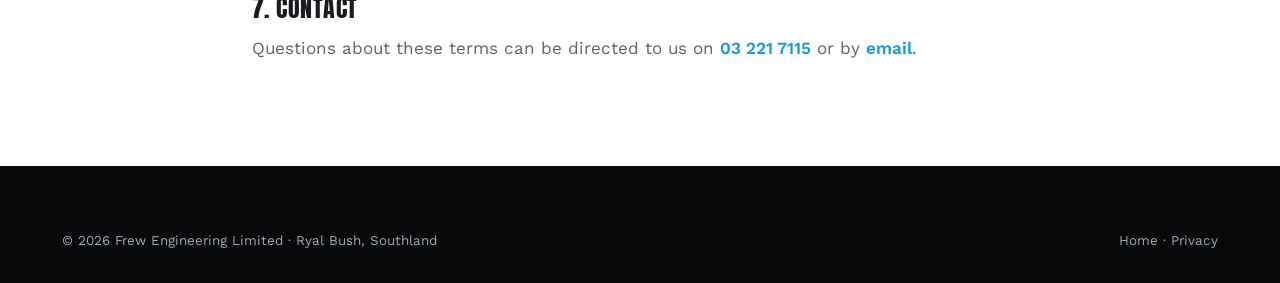
<file: terms.html>
<!DOCTYPE html>
<html lang="en-NZ">
<head>
<meta charset="UTF-8">
<meta name="viewport" content="width=device-width, initial-scale=1">
<title>Terms &amp; Conditions | Frew Engineering Limited</title>
<meta name="description" content="Terms and conditions for Frew Engineering Limited, Ryal Bush, Southland.">
<meta name="theme-color" content="#0d0e11">
<link rel="icon" href="favicon.svg" type="image/svg+xml">
<link rel="preconnect" href="https://fonts.googleapis.com">
<link rel="preconnect" href="https://fonts.gstatic.com" crossorigin>
<link href="https://fonts.googleapis.com/css2?family=Anton&family=Work+Sans:wght@400;500;600;700&display=swap" rel="stylesheet">
<link rel="stylesheet" href="styles.css">
</head>
<body>

<header class="nav scrolled" id="nav">
  <a href="index.html" class="brand" aria-label="Frew Engineering Limited home">
    <span class="brand-mark">F</span>
    <span class="brand-name">Frew Engineering<small>Ryal Bush &middot; Southland</small></span>
  </a>
  <nav class="nav-links" id="navlinks" aria-label="Primary">
    <a href="index.html#services" class="link">Services</a>
    <a href="index.html#about" class="link">About</a>
    <a href="index.html#reviews" class="link">Reviews</a>
    <a href="index.html#contact" class="link">Contact</a>
    <a href="tel:+6432217115" class="nav-cta">
      <svg viewBox="0 0 24 24" fill="none" stroke="currentColor" stroke-width="2" stroke-linecap="round" stroke-linejoin="round"><path d="M22 16.92v3a2 2 0 0 1-2.18 2 19.79 19.79 0 0 1-8.63-3.07 19.5 19.5 0 0 1-6-6 19.79 19.79 0 0 1-3.07-8.67A2 2 0 0 1 4.11 2h3a2 2 0 0 1 2 1.72c.13.98.36 1.94.7 2.86a2 2 0 0 1-.45 2.11L8.09 9.91a16 16 0 0 0 6 6l1.22-1.27a2 2 0 0 1 2.11-.45c.92.34 1.88.57 2.86.7A2 2 0 0 1 22 16.92z"/></svg>
      03 221 7115
    </a>
  </nav>
  <button class="hamburger" id="burger" aria-label="Menu" aria-controls="navlinks" aria-expanded="false"><span></span><span></span><span></span></button>
</header>

<section class="subhero">
  <div class="wrap">
    <span class="eyebrow">Legal</span>
    <h1>Terms &amp; Conditions</h1>
    <p>Please read these terms carefully. They apply to work carried out by Frew Engineering Limited.</p>
  </div>
</section>

<div class="legal">
  <p><em>This is placeholder content provided as part of a website demo and does not constitute legal advice. Frew Engineering Limited should review and finalise these terms before publishing.</em></p>

  <h2>1. About these terms</h2>
  <p>These Terms &amp; Conditions govern the engineering, fabrication, repair and maintenance services provided by Frew Engineering Limited (&ldquo;we&rdquo;, &ldquo;us&rdquo;, &ldquo;our&rdquo;) of Ryal Bush, Southland. By engaging our services you agree to these terms.</p>

  <h2>2. Quotes &amp; estimates</h2>
  <p>Any quote or estimate we provide is based on the information available at the time and the scope of work discussed. Where the scope changes, or additional work or materials are required, the final price may differ. We will discuss any material change with you before proceeding where practical.</p>

  <h2>3. Work &amp; materials</h2>
  <ul>
    <li>We will carry out work with reasonable care and skill.</li>
    <li>Materials and parts are supplied to a standard suitable for the job unless otherwise agreed.</li>
    <li>Timeframes provided are estimates and may be affected by parts availability, workload and factors outside our control.</li>
  </ul>

  <h2>4. Payment</h2>
  <p>Payment terms will be advised at the time of quoting or invoicing. Unless otherwise agreed in writing, invoices are payable by the due date shown on the invoice. Ownership of any supplied goods remains with us until payment is received in full.</p>

  <h2>5. Warranty</h2>
  <p>We stand behind our workmanship. If an issue arises from our work within a reasonable period, contact us and we will assess it. This warranty does not cover fair wear and tear, misuse, or work altered by others after completion. Your rights under the Consumer Guarantees Act 1993 (where it applies) are not affected.</p>

  <h2>6. Liability</h2>
  <p>To the extent permitted by law, our liability is limited to remedying the work or the price paid for the affected work. We are not liable for indirect or consequential loss.</p>

  <h2>7. Contact</h2>
  <p>Questions about these terms can be directed to us on <a href="tel:+6432217115">03 221 7115</a> or by <a href="#" data-gmail data-user="admin" data-domain="frewengineering.co.nz" data-su="Terms%20enquiry">email</a>.</p>
</div>

<footer class="footer">
  <div class="wrap">
    <div class="footer-bottom" style="border-top:0;padding-top:0">
      <span>&copy; <span data-year>2026</span> Frew Engineering Limited &middot; Ryal Bush, Southland</span>
      <span><a href="index.html">Home</a> &middot; <a href="privacy.html">Privacy</a></span>
    </div>
  </div>
</footer>

<script src="script.js"></script>
</body>
</html>
</file>
<file: styles.css>
/* ============================================================
   Frew Engineering Limited — Industrial archetype
   Fonts: Anton (display) / Work Sans (body)
   Accent: safety orange over charcoal
   ============================================================ */

:root{
  --ink:#0d0e11;
  --charcoal:#16181d;
  --charcoal-2:#1e2127;
  --steel:#2a2e36;
  --bone:#f3f0ea;
  --paper:#ffffff;
  --line:#e4dfd6;
  --line-dark:#2c3038;
  --text:#181a1e;
  --muted:#5d626b;
  --muted-dark:#a2a8b2;
  --accent:#159bd6;
  --accent-2:#0f7cae;
  --accent-soft:rgba(21,155,214,.12);
  --radius:5px;
  --radius-lg:8px;
  --maxw:1200px;
  --shadow:0 18px 40px -20px rgba(10,12,16,.55);
  --ease:cubic-bezier(.22,.61,.36,1);
}

*{margin:0;padding:0;box-sizing:border-box}
html{scroll-behavior:smooth;-webkit-text-size-adjust:100%}
body{
  font-family:"Work Sans",system-ui,sans-serif;
  color:var(--text);
  background:var(--paper);
  line-height:1.65;
  font-size:17px;
  overflow-x:hidden;
}
img{max-width:100%;display:block;image-orientation:from-image}
a{color:inherit;text-decoration:none}
h1,h2,h3,.display{
  font-family:"Anton",Impact,sans-serif;
  font-weight:400;
  line-height:.98;
  letter-spacing:.01em;
  text-transform:uppercase;
}
.wrap{width:100%;max-width:var(--maxw);margin:0 auto;padding:0 22px}
.section{padding:96px 0}
.section--bone{background:var(--bone)}
.section--paper{background:var(--paper)}
.section--dark{background:var(--ink);color:#fff}
.eyebrow{
  display:inline-flex;align-items:center;gap:9px;
  font-family:"Work Sans",sans-serif;font-weight:600;text-transform:uppercase;
  letter-spacing:.22em;font-size:12px;color:var(--accent);margin-bottom:18px;
}
.eyebrow::before{content:"";width:26px;height:2px;background:var(--accent);display:inline-block}
.section-head{max-width:720px;margin-bottom:52px}
.section-head h2{font-size:clamp(2.1rem,5.4vw,3.5rem);letter-spacing:.02em}
.section-head p{color:var(--muted);margin-top:16px;font-size:1.05rem}
.section--dark .section-head p{color:var(--muted-dark)}

/* buttons */
.btn{
  display:inline-flex;align-items:center;justify-content:center;gap:10px;
  font-family:"Work Sans",sans-serif;font-weight:600;font-size:.95rem;
  letter-spacing:.02em;padding:15px 26px;border-radius:var(--radius);
  cursor:pointer;border:1.5px solid transparent;transition:all .25s var(--ease);
  min-height:52px;
}
.btn svg{width:18px;height:18px}
.btn--primary{background:var(--accent);color:#fff}
.btn--primary:hover{background:var(--accent-2);transform:translateY(-2px)}
.btn--ghost{background:transparent;border-color:rgba(255,255,255,.35);color:#fff}
.btn--ghost:hover{border-color:#fff;background:rgba(255,255,255,.08)}
.btn--dark{background:var(--ink);color:#fff}
.btn--dark:hover{background:var(--charcoal);transform:translateY(-2px)}
.btn--outline{background:transparent;border-color:var(--text);color:var(--text)}
.btn--outline:hover{background:var(--text);color:#fff}
.btn--block{width:100%}
.btn--lg{padding:18px 30px;font-size:1.02rem;min-height:60px}

/* ---------- NAV ---------- */
.nav{
  position:fixed;top:0;left:0;right:0;z-index:100;
  display:flex;align-items:center;justify-content:space-between;
  padding:16px 22px;transition:background .3s var(--ease),padding .3s var(--ease),box-shadow .3s;
  background:rgba(13,14,17,.15);backdrop-filter:blur(2px);
}
.nav.scrolled{background:rgba(13,14,17,.96);box-shadow:0 1px 0 rgba(255,255,255,.06);padding:11px 22px}
.brand{display:flex;align-items:center;gap:12px;color:#fff}
.brand-mark{
  width:40px;height:40px;flex:0 0 40px;border-radius:5px;
  background:var(--accent);display:grid;place-items:center;
  font-family:"Anton",sans-serif;font-size:1.35rem;color:#fff;
}
.brand-logo{width:44px;height:44px;flex:0 0 44px;object-fit:contain}
.brand-name{font-family:"Anton",sans-serif;font-size:1.28rem;letter-spacing:.03em;text-transform:uppercase;line-height:1}
.brand-name small{display:block;font-family:"Work Sans",sans-serif;font-weight:600;font-size:.58rem;letter-spacing:.32em;color:var(--accent);margin-top:3px}
.nav-links{display:flex;align-items:center;gap:30px}
.nav-links a.link{color:rgba(255,255,255,.82);font-weight:500;font-size:.94rem;letter-spacing:.01em;transition:color .2s}
.nav-links a.link:hover{color:#fff}
.nav-cta{display:inline-flex;align-items:center;gap:9px;background:var(--accent);color:#fff;padding:11px 20px;border-radius:5px;font-weight:600;font-size:.92rem;transition:all .25s var(--ease)}
.nav-cta:hover{background:var(--accent-2);transform:translateY(-1px)}
.nav-cta svg{width:16px;height:16px}
.hamburger{display:none;flex-direction:column;gap:5px;background:none;border:0;cursor:pointer;padding:8px}
.hamburger span{width:26px;height:2.5px;background:#fff;border-radius:2px;transition:.3s}
.hamburger.open span:nth-child(1){transform:translateY(7.5px) rotate(45deg)}
.hamburger.open span:nth-child(2){opacity:0}
.hamburger.open span:nth-child(3){transform:translateY(-7.5px) rotate(-45deg)}

/* ---------- HERO ---------- */
.hero{position:relative;min-height:100svh;display:flex;align-items:center;background:var(--ink);overflow:hidden}
.hero-slides{position:absolute;inset:0;z-index:0}
.hero-slide{
  position:absolute;inset:0;background-size:cover;background-position:center;
  opacity:0;transition:opacity 1.6s ease;transform:scale(1.06);
  filter:saturate(.82) contrast(1.06) brightness(.9);
}
.hero-slide.active{opacity:1;animation:heroZoom 7s ease forwards}
@keyframes heroZoom{from{transform:scale(1.06)}to{transform:scale(1.14)}}
.hero-overlay{
  position:absolute;inset:0;z-index:1;
  background:linear-gradient(180deg,rgba(13,14,17,.72) 0%,rgba(13,14,17,.55) 45%,rgba(13,14,17,.86) 100%);
}
.hero-overlay::after{content:"";position:absolute;inset:0;background:linear-gradient(90deg,rgba(13,14,17,.6),transparent 60%)}
.hero-inner{position:relative;z-index:2;width:100%;max-width:var(--maxw);margin:0 auto;padding:130px 22px 60px;color:#fff}
.hero-eyebrow{color:#fff}
.hero-eyebrow{display:inline-flex;align-items:center;gap:10px;font-weight:600;text-transform:uppercase;letter-spacing:.24em;font-size:12.5px;margin-bottom:22px}
.hero-eyebrow .dot{width:8px;height:8px;border-radius:50%;background:var(--accent);box-shadow:0 0 0 4px rgba(21,155,214,.25)}
.hero h1{font-size:clamp(2rem,5vw,3.7rem);max-width:18ch;text-shadow:0 4px 30px rgba(0,0,0,.4)}
.hero h1 .accent{color:var(--accent)}
.hero-sub{margin-top:20px;max-width:48ch;font-size:clamp(.95rem,1.6vw,1.08rem);color:rgba(255,255,255,.9);line-height:1.6}
.hero-cta{margin-top:36px;display:flex;flex-wrap:wrap;gap:14px}
.hero-badge{
  margin-top:34px;display:inline-flex;align-items:center;gap:14px;
  background:rgba(255,255,255,.08);border:1px solid rgba(255,255,255,.2);
  backdrop-filter:blur(10px);-webkit-backdrop-filter:blur(10px);
  padding:13px 20px;border-radius:8px;
}
.hero-badge .stars{display:flex;gap:2px;color:var(--accent)}
.hero-badge .stars svg{width:17px;height:17px}
.hero-badge .txt{font-size:.9rem;line-height:1.35;color:#fff}
.hero-badge .txt b{font-weight:700}
.hero-badge .txt span{display:block;color:rgba(255,255,255,.7);font-size:.8rem}
.scroll-hint{position:absolute;bottom:26px;left:50%;transform:translateX(-50%);z-index:2;color:rgba(255,255,255,.6);display:flex;flex-direction:column;align-items:center;gap:7px;font-size:.7rem;letter-spacing:.25em;text-transform:uppercase}
.scroll-hint .mouse{width:22px;height:34px;border:2px solid rgba(255,255,255,.4);border-radius:12px;position:relative}
.scroll-hint .mouse::after{content:"";position:absolute;top:6px;left:50%;transform:translateX(-50%);width:3px;height:7px;background:var(--accent);border-radius:2px;animation:scrollDot 1.6s infinite}
@keyframes scrollDot{0%{opacity:0;top:6px}40%{opacity:1}80%{opacity:0;top:15px}100%{opacity:0}}

/* ---------- TRUST STRIP ---------- */
.trust{background:var(--charcoal);color:#fff;border-top:3px solid var(--accent)}
.trust-grid{display:grid;grid-template-columns:repeat(3,1fr)}
.trust-item{display:flex;align-items:center;gap:18px;padding:32px 26px;border-right:1px solid var(--line-dark)}
.trust-item:last-child{border-right:0}
.trust-ic{width:46px;height:46px;flex:0 0 46px;border-radius:6px;background:var(--accent-soft);display:grid;place-items:center;color:var(--accent)}
.trust-ic svg{width:24px;height:24px}
.trust-item h4{font-family:"Work Sans",sans-serif;font-weight:700;font-size:1rem;text-transform:none;letter-spacing:0;margin-bottom:2px}
.trust-item p{color:var(--muted-dark);font-size:.88rem;line-height:1.4}

/* ---------- SERVICES ---------- */
.svc-grid{display:grid;grid-template-columns:repeat(3,1fr);gap:26px}
.svc-card{
  background:var(--paper);border:1px solid var(--line);border-radius:var(--radius-lg);
  overflow:hidden;transition:transform .3s var(--ease),box-shadow .3s;display:flex;flex-direction:column;
}
.svc-card:hover{transform:translateY(-6px);box-shadow:var(--shadow)}
.svc-media{position:relative;aspect-ratio:16/10;overflow:hidden;background:var(--steel)}
.svc-media img{width:100%;height:100%;object-fit:cover;filter:saturate(.82) contrast(1.05) brightness(.95);transition:transform .6s var(--ease)}
.svc-card:hover .svc-media img{transform:scale(1.07)}
.svc-media::after{content:"";position:absolute;inset:0;background:linear-gradient(180deg,transparent 55%,rgba(13,14,17,.35))}
.svc-num{position:absolute;top:12px;left:12px;z-index:2;font-family:"Anton",sans-serif;font-size:.85rem;color:#fff;background:var(--accent);padding:4px 10px;border-radius:4px;letter-spacing:.05em}
.svc-body{padding:24px 22px 26px;flex:1;display:flex;flex-direction:column}
.svc-body h3{font-size:1.35rem;letter-spacing:.02em;margin-bottom:10px}
.svc-body p{color:var(--muted);font-size:.95rem;flex:1}
.svc-tag{margin-top:16px;font-weight:600;font-size:.82rem;letter-spacing:.16em;text-transform:uppercase;color:var(--accent);display:inline-flex;align-items:center;gap:7px}
.svc-tag svg{width:15px;height:15px}

/* ---------- ABOUT ---------- */
.about-grid{display:grid;grid-template-columns:1fr 1.05fr;gap:60px;align-items:center}
.about-media{position:relative}
.about-media img{width:100%;aspect-ratio:4/3;object-fit:cover;border-radius:var(--radius-lg);filter:saturate(.82) contrast(1.05) brightness(.92)}
.about-media .tag{position:absolute;bottom:-18px;left:-18px;background:var(--accent);color:#fff;padding:20px 24px;border-radius:var(--radius);max-width:200px}
.about-media .tag b{font-family:"Anton",sans-serif;font-size:2.4rem;display:block;line-height:1}
.about-media .tag span{font-size:.82rem;letter-spacing:.03em;line-height:1.3;display:block;margin-top:6px}
.about-copy h2{font-size:clamp(2rem,5vw,3.2rem)}
.about-copy p{color:var(--muted);margin-top:18px;font-size:1.03rem}
.checklist{list-style:none;margin-top:26px;display:grid;gap:14px}
.checklist li{display:flex;align-items:flex-start;gap:13px;font-weight:500}
.check-ic{width:26px;height:26px;flex:0 0 26px;border-radius:5px;background:var(--accent-soft);color:var(--accent);display:grid;place-items:center;margin-top:1px}
.check-ic svg{width:15px;height:15px}

/* ---------- CREW ---------- */
.crew-grid{display:grid;grid-template-columns:repeat(3,1fr);gap:24px}
.crew-card{background:var(--charcoal-2);border:1px solid var(--line-dark);border-radius:var(--radius-lg);padding:34px 28px;text-align:center;transition:transform .3s var(--ease),border-color .3s}
.crew-card:hover{transform:translateY(-5px);border-color:var(--accent)}
.avatar{width:88px;height:88px;margin:0 auto 20px;border-radius:50%;background:var(--ink);display:grid;place-items:center;font-family:"Anton",sans-serif;font-size:1.9rem;color:#fff;border:2px solid var(--accent);box-shadow:0 0 0 6px rgba(21,155,214,.12)}
.crew-card h3{color:#fff;font-size:1.35rem;letter-spacing:.02em}
.crew-role{color:var(--accent);font-weight:600;font-size:.82rem;letter-spacing:.16em;text-transform:uppercase;margin:8px 0 12px}
.crew-card p{color:var(--muted-dark);font-size:.92rem}
.crew-badge{display:inline-block;margin-top:14px;font-size:.68rem;letter-spacing:.14em;text-transform:uppercase;color:var(--muted-dark);border:1px solid var(--line-dark);padding:4px 10px;border-radius:20px}

/* ---------- REVIEWS ---------- */
.rev-top{display:flex;justify-content:space-between;align-items:flex-end;flex-wrap:wrap;gap:24px;margin-bottom:46px}
.rev-score{display:flex;align-items:center;gap:16px}
.rev-score .big{font-family:"Anton",sans-serif;font-size:3.4rem;color:var(--text);line-height:1}
.rev-score .stars{display:flex;gap:3px;color:var(--accent)}
.rev-score .stars svg{width:19px;height:19px}
.rev-score .sub{color:var(--muted);font-size:.9rem;margin-top:3px}
.rev-grid{display:grid;grid-template-columns:repeat(3,1fr);gap:24px}
.rev-card{background:var(--paper);border:1px solid var(--line);border-radius:var(--radius-lg);padding:28px 26px;display:flex;flex-direction:column;gap:14px}
.rev-card .stars{display:flex;gap:2px;color:var(--accent)}
.rev-card .stars svg{width:16px;height:16px}
.rev-quote{color:var(--text);font-size:1rem;line-height:1.6;flex:1}
.rev-who{display:flex;align-items:center;gap:12px;margin-top:6px}
.rev-ava{width:42px;height:42px;border-radius:50%;background:var(--accent);color:#fff;display:grid;place-items:center;font-weight:700;font-size:.95rem}
.rev-who b{display:block;font-size:.95rem}
.rev-who span{color:var(--muted);font-size:.82rem}
.rev-gmark{display:inline-flex;align-items:center;gap:7px;color:var(--muted);font-size:.8rem;margin-left:auto}
.rev-gmark svg{width:16px;height:16px}
.example-badge{display:inline-block;font-size:.7rem;letter-spacing:.14em;text-transform:uppercase;color:var(--accent);background:var(--accent-soft);padding:5px 12px;border-radius:20px;margin-bottom:14px;font-weight:600}
.rev-actions{margin-top:40px;display:flex;flex-wrap:wrap;gap:14px}

/* ---------- REVIEW BANNER ---------- */
.rbanner{background:var(--ink);color:#fff;border-top:3px solid var(--accent)}
.rbanner-inner{display:flex;align-items:center;justify-content:space-between;gap:34px;flex-wrap:wrap}
.rbanner h2{font-size:clamp(1.8rem,4.5vw,2.8rem)}
.rbanner p{color:var(--muted-dark);margin-top:12px;max-width:46ch}

/* ---------- CONTACT ---------- */
.contact-grid{display:grid;grid-template-columns:1fr 1fr;gap:56px}
.contact-info .info-row{display:flex;align-items:flex-start;gap:16px;padding:18px 0;border-bottom:1px solid var(--line-dark)}
.contact-info .info-row:first-of-type{padding-top:0}
.info-ic{width:44px;height:44px;flex:0 0 44px;border-radius:6px;background:var(--accent-soft);color:var(--accent);display:grid;place-items:center}
.info-ic svg{width:21px;height:21px}
.info-row .lbl{font-size:.74rem;letter-spacing:.16em;text-transform:uppercase;color:var(--muted-dark);margin-bottom:3px}
.info-row .val{color:#fff;font-weight:600;font-size:1.05rem}
.info-row .val a:hover{color:var(--accent)}
.socials{display:flex;gap:12px;margin-top:26px}
.soc{width:46px;height:46px;border-radius:6px;background:var(--charcoal-2);border:1px solid var(--line-dark);display:grid;place-items:center;color:#fff;transition:all .25s var(--ease)}
.soc:hover{background:var(--accent);border-color:var(--accent);transform:translateY(-3px)}
.soc svg{width:20px;height:20px}
.contact-cta{background:var(--charcoal-2);border:1px solid var(--line-dark);border-radius:var(--radius-lg);padding:38px 34px;display:flex;flex-direction:column;justify-content:center}
.contact-cta h3{color:#fff;font-size:1.7rem;letter-spacing:.02em}
.contact-cta p{color:var(--muted-dark);margin:14px 0 26px}
.contact-cta .btn{margin-bottom:14px}
.contact-cta .btn:last-child{margin-bottom:0}
.contact-hours{margin-top:24px;padding-top:22px;border-top:1px solid var(--line-dark);color:var(--muted-dark);font-size:.9rem}
.contact-hours b{color:#fff}

/* ---------- MAP ---------- */
.map-sec{padding:0;background:var(--ink)}
.map-wrap{max-width:var(--maxw);margin:0 auto;padding:0 22px 90px}
.map-head{padding:0 0 26px}
.map-frame{border-radius:var(--radius-lg);overflow:hidden;border:1px solid var(--line-dark);line-height:0}
.map-frame iframe{width:100%;height:420px;border:0;filter:grayscale(.25) contrast(1.05)}

/* ---------- FOOTER ---------- */
.footer{background:#08090b;color:#fff;padding:64px 0 30px}
.footer-grid{display:grid;grid-template-columns:1.4fr 1fr 1fr;gap:40px;padding-bottom:44px;border-bottom:1px solid var(--line-dark)}
.footer .brand{margin-bottom:18px}
.footer-about{color:var(--muted-dark);font-size:.92rem;max-width:34ch}
.footer h5{font-family:"Work Sans",sans-serif;text-transform:uppercase;letter-spacing:.16em;font-size:.78rem;color:#fff;margin-bottom:18px}
.footer-links{list-style:none;display:grid;gap:11px}
.footer-links a{color:var(--muted-dark);font-size:.92rem;transition:color .2s}
.footer-links a:hover{color:var(--accent)}
.footer .socials{margin-top:0}
.footer-bottom{display:flex;justify-content:space-between;align-items:center;flex-wrap:wrap;gap:12px;padding-top:26px;color:var(--muted-dark);font-size:.84rem}
.footer-bottom a{color:var(--muted-dark)}
.footer-bottom a:hover{color:var(--accent)}

/* ---------- SUBPAGE (terms / privacy) ---------- */
.subhero{background:var(--ink);color:#fff;padding:150px 0 70px;border-bottom:3px solid var(--accent)}
.subhero h1{font-size:clamp(2.4rem,6vw,4rem)}
.subhero p{color:var(--muted-dark);margin-top:14px}
.legal{max-width:820px;margin:0 auto;padding:70px 22px 90px}
.legal h2{font-size:1.5rem;margin:38px 0 14px;color:var(--text);letter-spacing:.02em}
.legal h2:first-child{margin-top:0}
.legal p{color:var(--muted);margin-bottom:14px}
.legal ul{color:var(--muted);margin:0 0 14px 20px;display:grid;gap:8px}
.legal a{color:var(--accent);font-weight:600}

/* ---------- REVEAL ANIM ---------- */
.reveal{opacity:0;transform:translateY(28px);transition:opacity .7s var(--ease),transform .7s var(--ease)}
.reveal.in{opacity:1;transform:none}

/* ---------- INTRO OVERLAY ---------- */
#intro{position:fixed;inset:0;z-index:9999;background:var(--ink);display:grid;place-items:center;transition:opacity .7s ease,visibility .7s}
#intro.done{opacity:0;visibility:hidden}
.intro-mark{text-align:center;color:#fff}
.intro-mark .intro-logo{width:clamp(96px,18vw,150px);height:auto;margin:0 auto 22px;display:block;opacity:0;transform:scale(.82);animation:introLogo .8s .05s var(--ease) forwards}
@keyframes introLogo{to{opacity:1;transform:none}}
.intro-mark .m{font-family:"Anton",sans-serif;font-size:clamp(2.4rem,9vw,5rem);letter-spacing:.04em;overflow:hidden}
.intro-mark .m span{display:inline-block;transform:translateY(110%);animation:introUp .8s var(--ease) forwards}
.intro-mark .bar{height:3px;width:0;background:var(--accent);margin:18px auto 0;animation:introBar 1.1s .3s var(--ease) forwards}
.intro-mark .sub{color:var(--accent);letter-spacing:.32em;text-transform:uppercase;font-size:.72rem;margin-top:14px;opacity:0;animation:fadeIn .6s .6s forwards}
@keyframes introUp{to{transform:none}}
@keyframes introBar{to{width:150px}}
@keyframes fadeIn{to{opacity:1}}

/* ---------- MOBILE ---------- */
@media (max-width:940px){
  .about-grid{grid-template-columns:1fr;gap:44px}
  .contact-grid{grid-template-columns:1fr;gap:32px}
  .svc-grid,.rev-grid,.crew-grid{grid-template-columns:repeat(2,1fr)}
  .footer-grid{grid-template-columns:1fr 1fr}
  .trust-grid{grid-template-columns:1fr}
  .trust-item{border-right:0;border-bottom:1px solid var(--line-dark)}
  .trust-item:last-child{border-bottom:0}
}
@media (max-width:720px){
  .section{padding:70px 0}
  .nav-links{
    position:fixed;top:0;right:0;height:100dvh;width:min(80vw,320px);
    flex-direction:column;align-items:flex-start;justify-content:center;gap:26px;
    background:var(--ink);padding:40px;transform:translateX(100%);
    transition:transform .4s var(--ease);z-index:99;box-shadow:-20px 0 50px rgba(0,0,0,.4);
  }
  .nav-links.open{transform:none}
  .nav-links a.link{font-size:1.3rem;font-family:"Anton",sans-serif;letter-spacing:.03em}
  .nav-links .nav-cta{font-size:1rem;padding:14px 24px}
  .hamburger{display:flex;z-index:100}
  .svc-grid,.rev-grid,.crew-grid,.footer-grid{grid-template-columns:1fr}
  .hero-inner{padding-top:120px}
  .hero h1{font-size:clamp(1.9rem,8vw,2.8rem)}
  .hero-cta{flex-direction:column}
  .hero-cta .btn{width:100%}
  .rbanner-inner{flex-direction:column;align-items:flex-start}
  .about-media .tag{left:0;bottom:-14px}
  .rev-actions .btn,.rbanner .btn{width:100%}
  .footer-bottom{flex-direction:column;align-items:flex-start}
  body{font-size:16px}
}
@media (prefers-reduced-motion:reduce){
  *{animation-duration:.001ms!important;transition-duration:.05ms!important}
  .hero-slide.active{animation:none}
}
</file>
